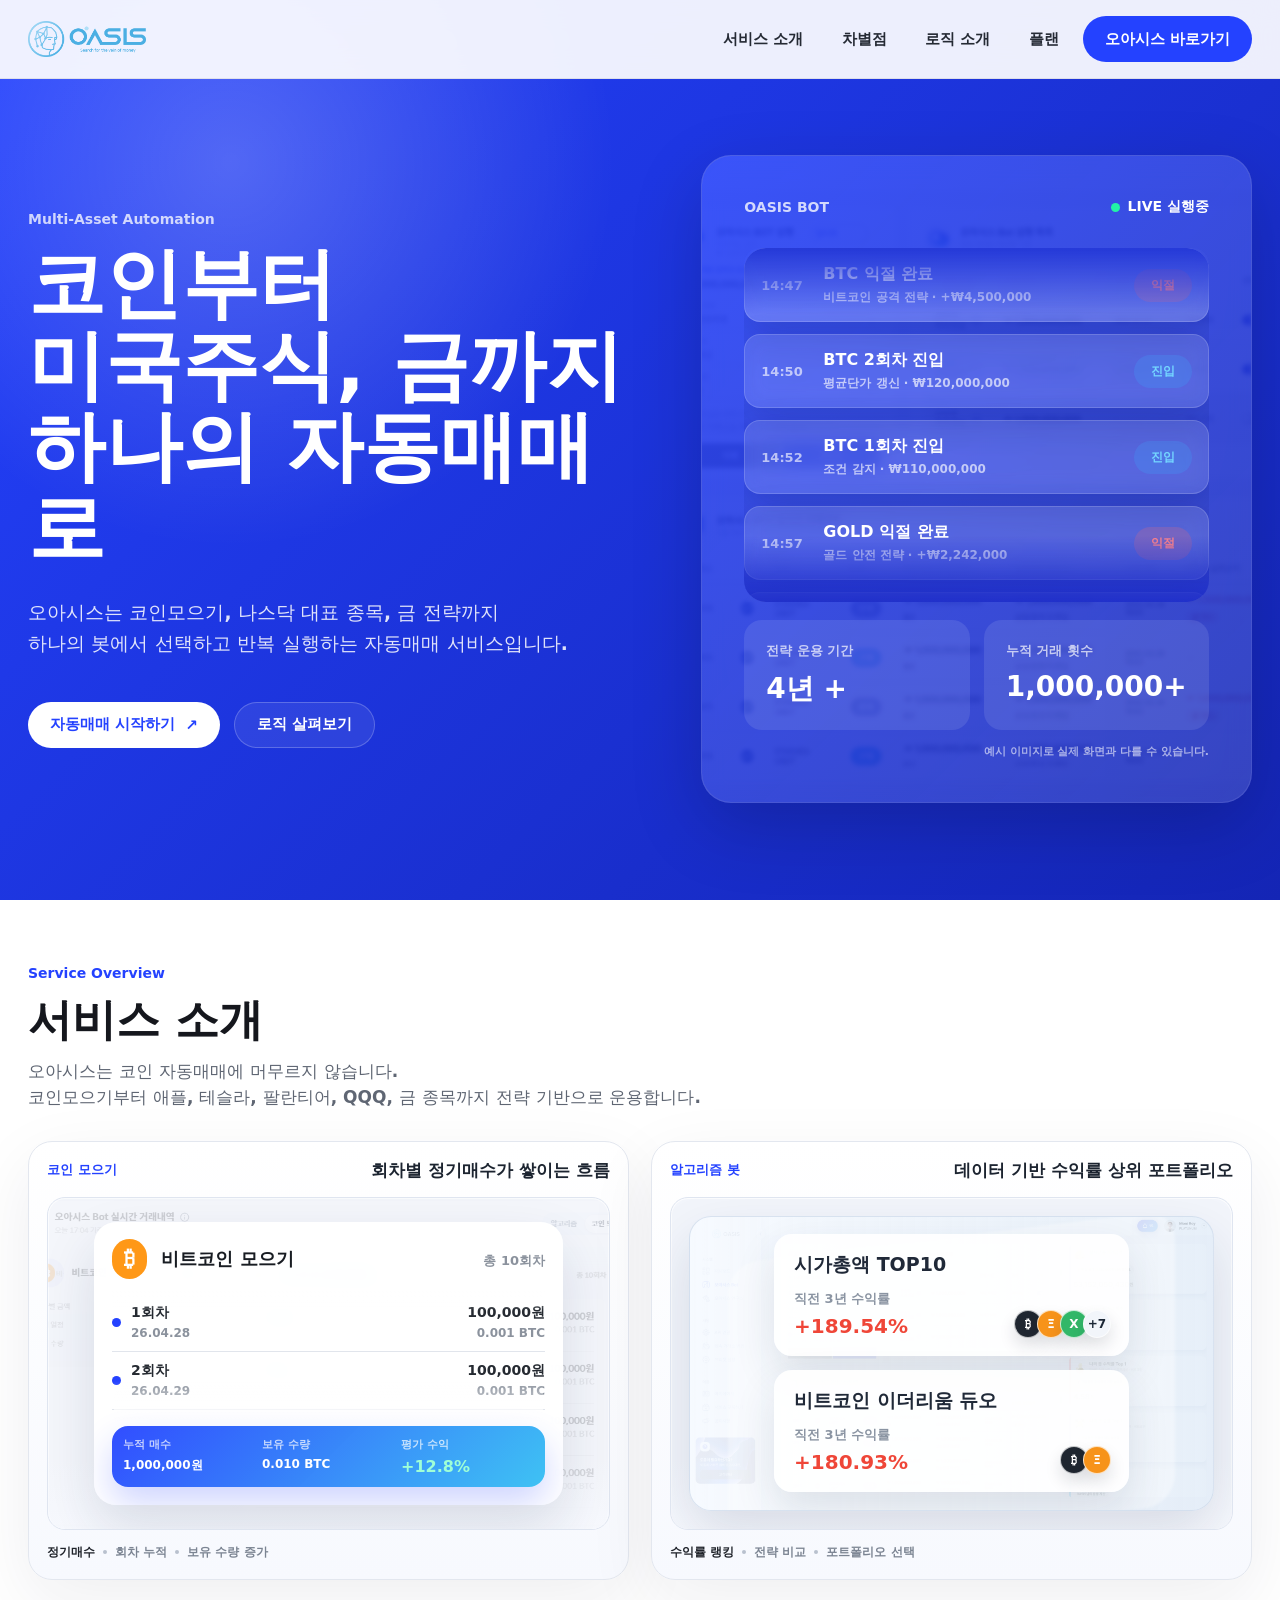
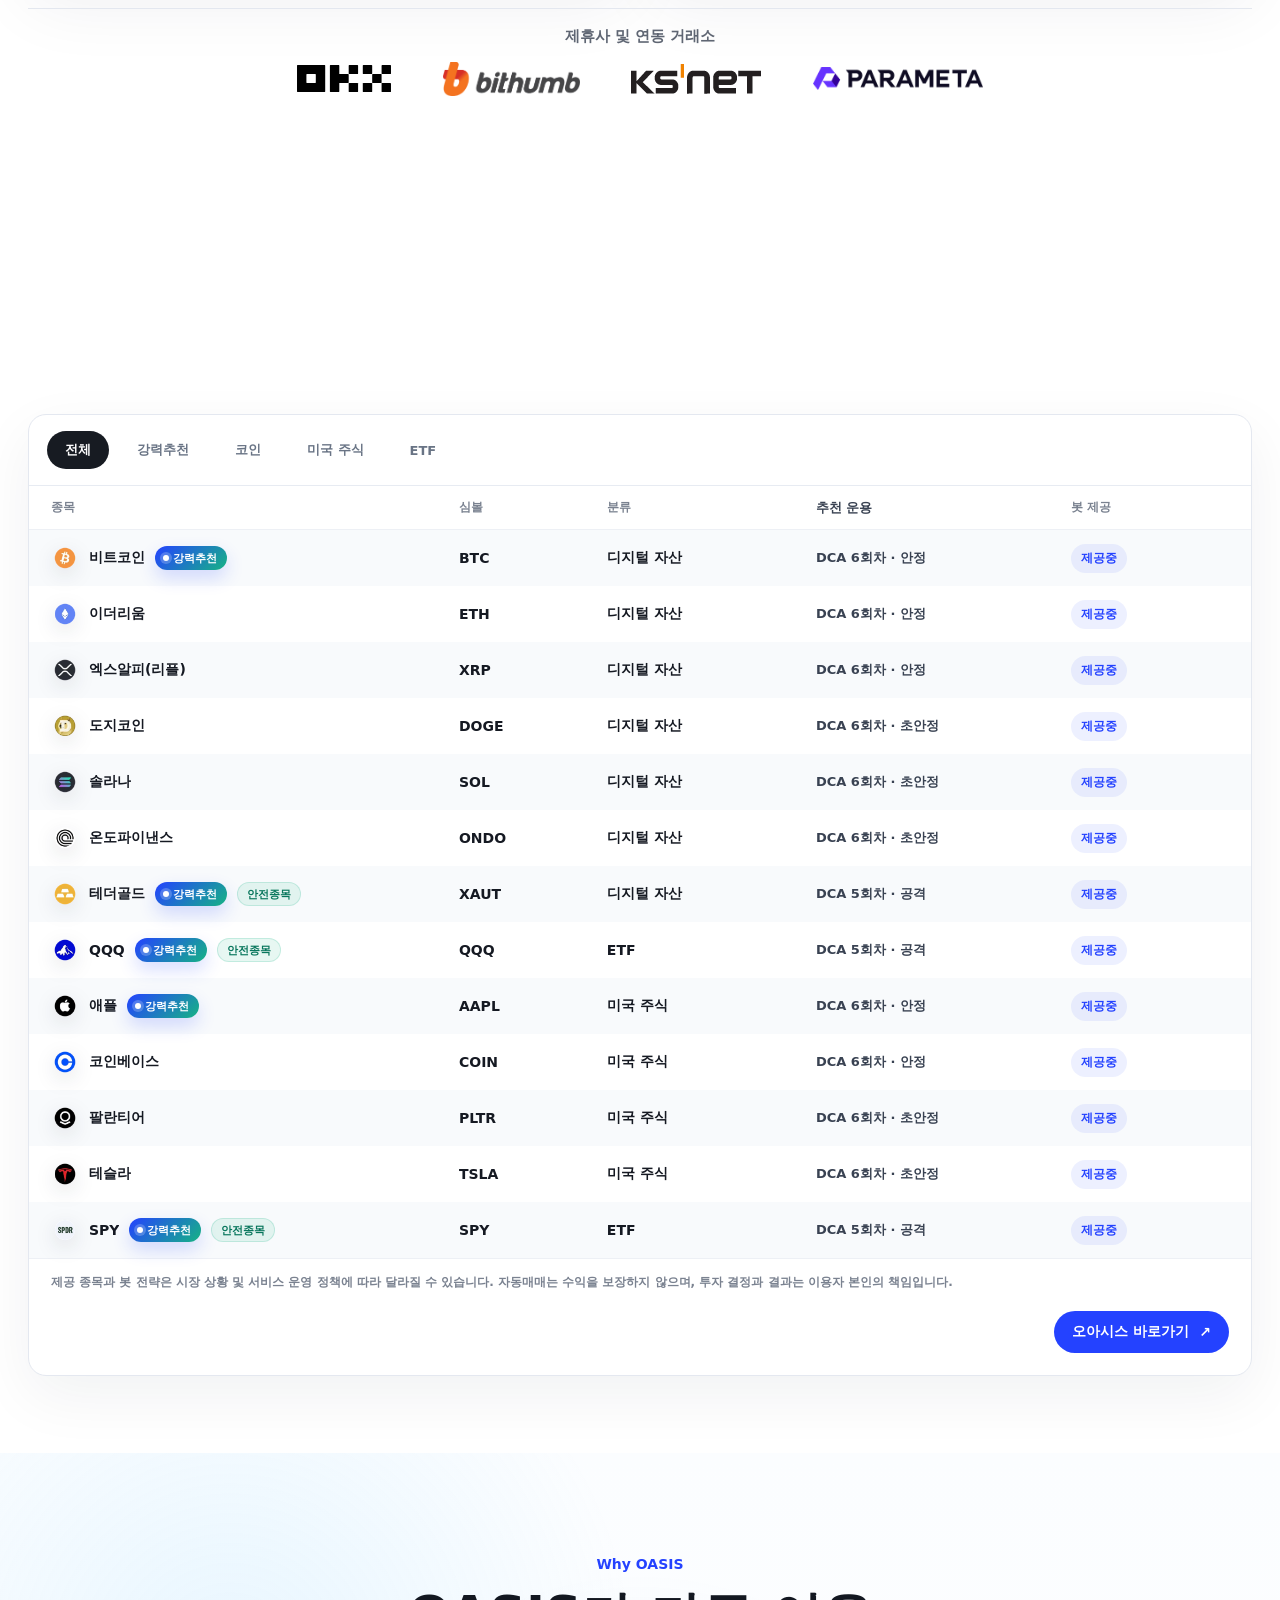
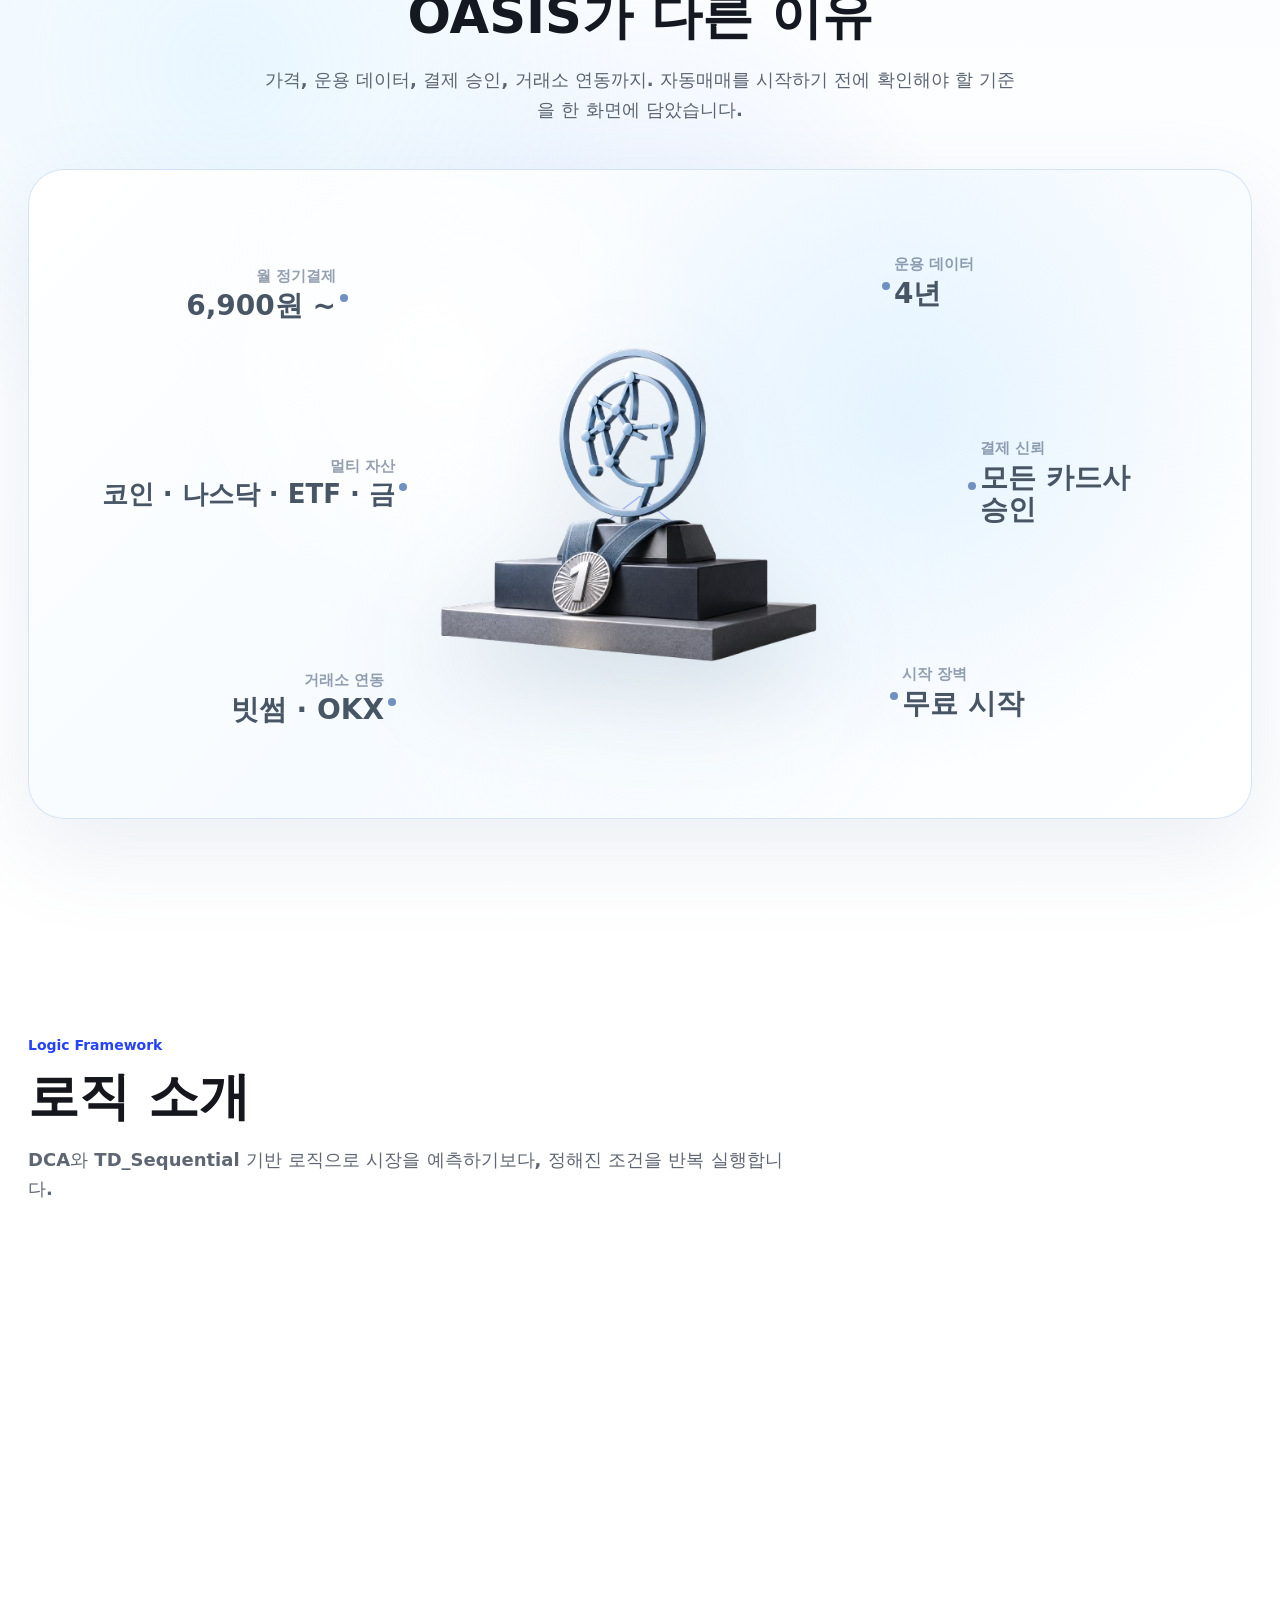
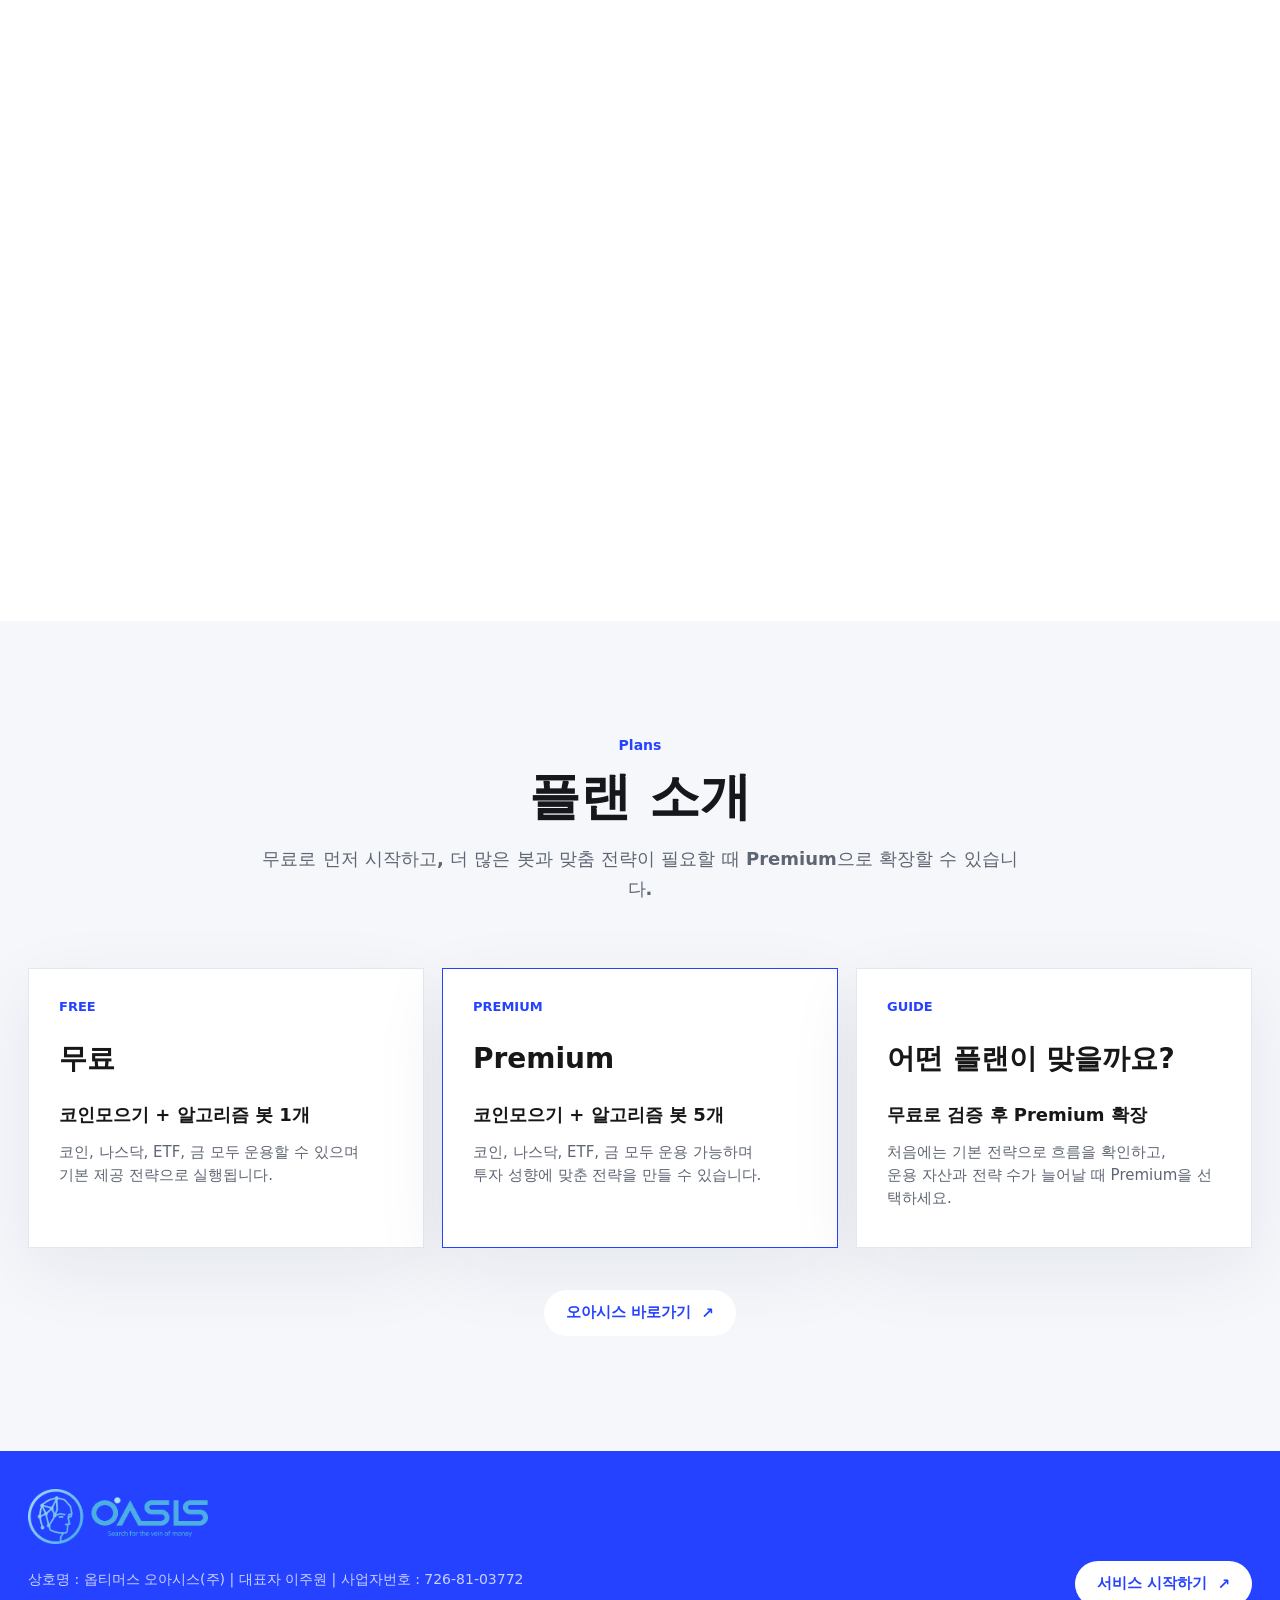
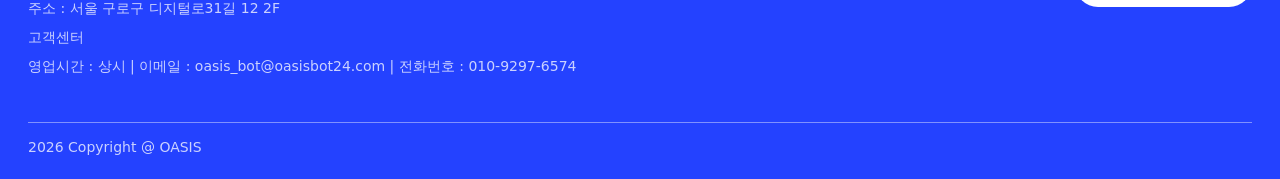
<file: index.html>
﻿<!doctype html>
<html lang="ko">
  <head>
    <base href="/" />
    <meta charset="UTF-8" />
    <meta name="viewport" content="width=device-width, initial-scale=1.0" />
    <meta name="description" content="OASIS는 AI 시장분석 기반 비트코인 자동매매와 나스닥, ETF, 금 자동매매를 제공하는 서비스입니다. AI 자동매매는 오아시스에서." />
    <meta name="robots" content="index, follow" />
    <meta name="naver-site-verification" content="14c3b085bfd2e3eb64504a01d62e5f80c22dac4e" />
    <meta name="theme-color" content="#2442ff" />
    <meta name="application-name" content="OASIS" />
    <meta property="og:type" content="website" />
    <meta property="og:locale" content="ko_KR" />
    <meta property="og:site_name" content="OASIS" />
    <meta property="og:url" content="https://www.oasisbot365.com/" />
    <meta property="og:title" content="OASIS | 코인·나스닥·금 자동매매" />
    <meta property="og:description" content="OASIS는 AI 시장분석 기반 비트코인 자동매매와 나스닥, ETF, 금 자동매매를 제공하는 서비스입니다. AI 자동매매는 오아시스에서." />
    <meta property="og:image" content="https://www.oasisbot365.com/assets/oasis-og-image.png" />
    <meta property="og:image:type" content="image/png" />
    <meta property="og:image:width" content="1200" />
    <meta property="og:image:height" content="630" />
    <meta property="og:image:alt" content="OASIS 코인, 나스닥, ETF, 금 자동매매 서비스 소개 이미지" />
    <meta name="twitter:card" content="summary_large_image" />
    <meta name="twitter:title" content="OASIS | 코인·나스닥·금 자동매매" />
    <meta name="twitter:description" content="OASIS는 AI 시장분석 기반 비트코인 자동매매와 나스닥, ETF, 금 자동매매를 제공하는 서비스입니다. AI 자동매매는 오아시스에서." />
    <meta name="twitter:image" content="https://www.oasisbot365.com/assets/oasis-og-image.png" />
    <meta name="twitter:image:alt" content="OASIS 코인, 나스닥, ETF, 금 자동매매 서비스 소개 이미지" />
    <link rel="canonical" href="https://www.oasisbot365.com/" />
    <title>OASIS | 코인·나스닥·ETF·금 자동매매</title>
    <link rel="icon" type="image/png" href="assets/oasis-favicon.png" />
    <link rel="stylesheet" href="styles.css?v=20260720-market-list" />
    <script type="application/ld+json">
      {
        "@context": "https://schema.org",
        "@type": "WebSite",
        "name": "OASIS",
        "url": "https://www.oasisbot365.com/",
        "description": "OASIS는 AI 시장분석 기반 비트코인 자동매매와 나스닥, ETF, 금 자동매매를 제공하는 서비스입니다. AI 자동매매는 오아시스에서.",
        "inLanguage": "ko-KR"
      }
    </script>
  </head>
  <body>
    <header class="site-header">
      <a class="brand" href="/" aria-label="OASIS 홈">
        <img src="assets/oasis-wordmark.png" alt="OASIS" />
      </a>
      <nav class="nav-links" aria-label="주요 메뉴">
        <a href="/service">서비스 소개</a>
        <a href="/difference">차별점</a>
        <a href="/logic">로직 소개</a>
        <a href="/plans">플랜</a>
      </nav>
      <a class="header-cta" href="/start">오아시스 바로가기</a>
    </header>

    <main>
      <section class="hero" id="hero">
        <div class="hero-inner">
          <div class="hero-copy">
            <p class="section-kicker light">Multi-Asset Automation</p>
            <h1>
              코인부터<br />
              미국주식, 금까지<br />
              하나의 자동매매로
            </h1>
            <p class="hero-description">
              <span class="hero-line">오아시스는 코인모으기,</span>
              <span class="hero-line">나스닥 대표 종목, 금 전략까지</span><br class="hero-desktop-break" />
              <span class="hero-line">하나의 봇에서 선택하고</span>
              <span class="hero-line">반복 실행하는 자동매매 서비스입니다.</span>
            </p>
            <div class="hero-actions">
              <a class="button primary" href="/start">자동매매 시작하기 <span aria-hidden="true">&#8599;</span></a>
              <a class="button ghost" href="/logic">로직 살펴보기</a>
            </div>
          </div>

          <div class="hero-panel" aria-label="오아시스 자동매매 실시간 실행 타임라인">
            <img class="hero-dashboard-bg" src="assets/bot-dashboard-full.png" alt="" aria-hidden="true" />
            <div class="hero-panel-head">
              <span>OASIS BOT</span>
              <strong><i aria-hidden="true"></i>LIVE 실행중</strong>
            </div>

            <div class="execution-feed" aria-label="실시간 거래 실행 내역">
              <div class="execution-feed-track">
                <article class="execution-item take-profit">
                  <time>14:47</time>
                  <div>
                    <strong>BTC 익절 완료</strong>
                    <p>비트코인 공격 전략 · +₩4,500,000</p>
                  </div>
                  <span>익절</span>
                </article>
                <article class="execution-item entry">
                  <time>14:50</time>
                  <div>
                    <strong>BTC 2회차 진입</strong>
                    <p>평균단가 갱신 · ₩120,000,000</p>
                  </div>
                  <span>진입</span>
                </article>
                <article class="execution-item entry">
                  <time>14:52</time>
                  <div>
                    <strong>BTC 1회차 진입</strong>
                    <p>조건 감지 · ₩110,000,000</p>
                  </div>
                  <span>진입</span>
                </article>
                <article class="execution-item take-profit">
                  <time>14:57</time>
                  <div>
                    <strong>GOLD 익절 완료</strong>
                    <p>골드 안전 전략 · +₩2,242,000</p>
                  </div>
                  <span>익절</span>
                </article>
                <article class="execution-item entry">
                  <time>14:59</time>
                  <div>
                    <strong>ETH 1회차 진입</strong>
                    <p>이더리움 공격 전략 · Short</p>
                  </div>
                  <span>진입</span>
                </article>
                <article class="execution-item entry">
                  <time>15:02</time>
                  <div>
                    <strong>TSLA 1회차 진입</strong>
                    <p>미국주식 공격 전략 · ₩80,000,000</p>
                  </div>
                  <span>진입</span>
                </article>
                <article class="execution-item take-profit">
                  <time>15:04</time>
                  <div>
                    <strong>BTC 익절 완료</strong>
                    <p>비트코인 공격 전략 · +3.4%</p>
                  </div>
                  <span>익절</span>
                </article>
                <article class="execution-item take-profit">
                  <time>15:09</time>
                  <div>
                    <strong>PLTR 익절 완료</strong>
                    <p>미국주식 공격 전략 · +5.1%</p>
                  </div>
                  <span>익절</span>
                </article>
                <article class="execution-item take-profit" aria-hidden="true">
                  <time>14:47</time>
                  <div>
                    <strong>BTC 익절 완료</strong>
                    <p>비트코인 공격 전략 · +₩4,500,000</p>
                  </div>
                  <span>익절</span>
                </article>
                <article class="execution-item entry" aria-hidden="true">
                  <time>14:50</time>
                  <div>
                    <strong>BTC 2회차 진입</strong>
                    <p>평균단가 갱신 · ₩120,000,000</p>
                  </div>
                  <span>진입</span>
                </article>
                <article class="execution-item entry" aria-hidden="true">
                  <time>14:52</time>
                  <div>
                    <strong>BTC 1회차 진입</strong>
                    <p>조건 감지 · ₩110,000,000</p>
                  </div>
                  <span>진입</span>
                </article>
                <article class="execution-item take-profit" aria-hidden="true">
                  <time>14:57</time>
                  <div>
                    <strong>GOLD 익절 완료</strong>
                    <p>골드 안전 전략 · +₩2,242,000</p>
                  </div>
                  <span>익절</span>
                </article>
                <article class="execution-item entry" aria-hidden="true">
                  <time>14:59</time>
                  <div>
                    <strong>ETH 1회차 진입</strong>
                    <p>이더리움 공격 전략 · Short</p>
                  </div>
                  <span>진입</span>
                </article>
                <article class="execution-item entry" aria-hidden="true">
                  <time>15:02</time>
                  <div>
                    <strong>TSLA 1회차 진입</strong>
                    <p>미국주식 공격 전략 · ₩80,000,000</p>
                  </div>
                  <span>진입</span>
                </article>
                <article class="execution-item take-profit" aria-hidden="true">
                  <time>15:04</time>
                  <div>
                    <strong>BTC 익절 완료</strong>
                    <p>비트코인 공격 전략 · +3.4%</p>
                  </div>
                  <span>익절</span>
                </article>
                <article class="execution-item take-profit" aria-hidden="true">
                  <time>15:09</time>
                  <div>
                    <strong>PLTR 익절 완료</strong>
                    <p>미국주식 공격 전략 · +5.1%</p>
                  </div>
                  <span>익절</span>
                </article>
              </div>
            </div>

            <div class="hero-stat-grid">
              <article>
                <p>전략 운용 기간</p>
                <strong>4년 +</strong>
              </article>
              <article>
                <p>누적 거래 횟수</p>
                <strong>1,000,000+</strong>
              </article>
            </div>
            <p class="hero-panel-note">예시 이미지로 실제 화면과 다를 수 있습니다.</p>
          </div>
        </div>
      </section>

      <section class="service" id="service">
        <div class="section-head">
          <p class="section-kicker">Service Overview</p>
          <h2>서비스 소개</h2>
          <p>
            오아시스는 코인 자동매매에 머무르지 않습니다.<br />
            코인모으기부터 애플, 테슬라, 팔란티어, QQQ, 금 종목까지 전략 기반으로 운용합니다.
          </p>
        </div>

        <div class="service-bot-showcase" aria-label="코인 모으기와 알고리즘 봇 운용 화면 예시">
          <article class="bot-cinema coin-cinema">
            <div class="bot-cinema-head">
              <span>코인 모으기</span>
              <strong>회차별 정기매수가 쌓이는 흐름</strong>
            </div>
            <div class="coin-flow" aria-hidden="true">
              <img class="coin-history-bg" src="assets/service-coin-collect-1.png" alt="" />
              <div class="coin-history-card">
                <div class="coin-history-head">
                  <span>₿</span>
                  <div>
                    <strong>비트코인 모으기</strong>
                    <p>총 10회차</p>
                  </div>
                </div>
                <div class="coin-round-viewport">
                  <div class="coin-round-list">
                    <div class="coin-round">
                      <i></i>
                      <div>
                        <strong>1회차</strong>
                        <time>26.04.28</time>
                      </div>
                      <p><b>100,000원</b><span>0.001 BTC</span></p>
                    </div>
                    <div class="coin-round">
                      <i></i>
                      <div>
                        <strong>2회차</strong>
                        <time>26.04.29</time>
                      </div>
                      <p><b>100,000원</b><span>0.001 BTC</span></p>
                    </div>
                    <div class="coin-round">
                      <i></i>
                      <div>
                        <strong>3회차</strong>
                        <time>26.04.30</time>
                      </div>
                      <p><b>100,000원</b><span>0.001 BTC</span></p>
                    </div>
                    <div class="coin-round">
                      <i></i>
                      <div>
                        <strong>4회차</strong>
                        <time>26.05.01</time>
                      </div>
                      <p><b>100,000원</b><span>0.001 BTC</span></p>
                    </div>
                    <div class="coin-round">
                      <i></i>
                      <div>
                        <strong>5회차</strong>
                        <time>26.05.02</time>
                      </div>
                      <p><b>100,000원</b><span>0.001 BTC</span></p>
                    </div>
                    <div class="coin-round">
                      <i></i>
                      <div>
                        <strong>6회차</strong>
                        <time>26.05.03</time>
                      </div>
                      <p><b>100,000원</b><span>0.001 BTC</span></p>
                    </div>
                    <div class="coin-round">
                      <i></i>
                      <div>
                        <strong>7회차</strong>
                        <time>26.05.04</time>
                      </div>
                      <p><b>100,000원</b><span>0.001 BTC</span></p>
                    </div>
                    <div class="coin-round">
                      <i></i>
                      <div>
                        <strong>8회차</strong>
                        <time>26.05.05</time>
                      </div>
                      <p><b>100,000원</b><span>0.001 BTC</span></p>
                    </div>
                    <div class="coin-round">
                      <i></i>
                      <div>
                        <strong>9회차</strong>
                        <time>26.05.06</time>
                      </div>
                      <p><b>100,000원</b><span>0.001 BTC</span></p>
                    </div>
                    <div class="coin-round">
                      <i></i>
                      <div>
                        <strong>10회차</strong>
                        <time>26.05.07</time>
                      </div>
                      <p><b>100,000원</b><span>0.001 BTC</span></p>
                    </div>
                    <div class="coin-round" aria-hidden="true">
                      <i></i>
                      <div>
                        <strong>1회차</strong>
                        <time>26.04.28</time>
                      </div>
                      <p><b>100,000원</b><span>0.001 BTC</span></p>
                    </div>
                    <div class="coin-round" aria-hidden="true">
                      <i></i>
                      <div>
                        <strong>2회차</strong>
                        <time>26.04.29</time>
                      </div>
                      <p><b>100,000원</b><span>0.001 BTC</span></p>
                    </div>
                    <div class="coin-round" aria-hidden="true">
                      <i></i>
                      <div>
                        <strong>3회차</strong>
                        <time>26.04.30</time>
                      </div>
                      <p><b>100,000원</b><span>0.001 BTC</span></p>
                    </div>
                    <div class="coin-round" aria-hidden="true">
                      <i></i>
                      <div>
                        <strong>4회차</strong>
                        <time>26.05.01</time>
                      </div>
                      <p><b>100,000원</b><span>0.001 BTC</span></p>
                    </div>
                  </div>
                </div>
                <div class="coin-gain-summary">
                  <div>
                    <span>누적 매수</span>
                    <strong>1,000,000원</strong>
                  </div>
                  <div>
                    <span>보유 수량</span>
                    <strong>0.010 BTC</strong>
                  </div>
                  <div class="gain">
                    <span>평가 수익</span>
                    <strong>+12.8%</strong>
                  </div>
                </div>
              </div>
            </div>
            <div class="bot-caption">
              <b>정기매수</b>
              <span>회차 누적</span>
              <span>보유 수량 증가</span>
            </div>
          </article>

          <article class="bot-cinema algo-cinema">
            <div class="bot-cinema-head">
              <span>알고리즘 봇</span>
              <strong>데이터 기반 수익률 상위 포트폴리오</strong>
            </div>
            <div class="algo-flow" aria-hidden="true">
              <div class="algo-portfolio-stage">
                <div class="portfolio-rank-list">
                  <article class="portfolio-rank-card">
                    <strong>시가총액 TOP10</strong>
                    <span>직전 3년 수익률</span>
                    <b>+189.54%</b>
                    <div class="portfolio-assets">
                      <i>₿</i>
                      <i>Ξ</i>
                      <i>X</i>
                      <em>+7</em>
                    </div>
                  </article>
                  <article class="portfolio-rank-card">
                    <strong>비트코인 이더리움 듀오</strong>
                    <span>직전 3년 수익률</span>
                    <b>+180.93%</b>
                    <div class="portfolio-assets">
                      <i>₿</i>
                      <i>Ξ</i>
                    </div>
                  </article>
                </div>
              </div>
            </div>
            <div class="bot-caption">
              <b>수익률 랭킹</b>
              <span>전략 비교</span>
              <span>포트폴리오 선택</span>
            </div>
          </article>
        </div>

        <div class="partners" aria-label="제휴사 및 연동 거래소">
          <p>제휴사 및 연동 거래소</p>
          <div class="partner-logos">
            <img class="partner-logo okx" src="assets/partners/okx.svg" alt="OKX" />
            <img class="partner-logo bithumb" src="assets/partners/bithumb.png" alt="bithumb" />
            <img class="partner-logo ksnet" src="assets/partners/ksnet.png" alt="KSNET" />
            <img class="partner-logo parameta" src="assets/partners/parameta.png" alt="PARAMETA" />
          </div>
        </div>
      </section>

      <section class="market-list" id="returns">
        <div class="section-head">
          <p class="section-kicker">Market Coverage</p>
          <h2>오아시스 제공 종목</h2>
          <p>코인부터 미국 주식과 ETF까지, 자동매매 봇으로 운용 가능한 주요 종목을 제공합니다.</p>
        </div>

        <div class="market-panel" aria-label="오아시스 제공 종목">
          <div class="market-tabs" aria-label="종목 분류">
            <button class="is-active" type="button" data-market-filter="all">전체</button>
            <button type="button" data-market-filter="recommended">강력추천</button>
            <button type="button" data-market-filter="coin">코인</button>
            <button type="button" data-market-filter="stock">미국 주식</button>
            <button type="button" data-market-filter="etf">ETF</button>
          </div>

          <div class="market-table" role="table" aria-label="오아시스 제공 종목 목록">
            <div class="market-row market-head" role="row">
              <span>종목</span>
              <span>심볼</span>
              <span>분류</span>
              <span>추천 운용</span>
              <span>봇 제공</span>
            </div>
            <div class="market-row asset-btc" role="row" data-market="coin">
              <span><i class="market-icon" aria-hidden="true"></i><b>비트코인</b><em class="recommend-chip">강력추천</em></span>
              <span>BTC</span>
              <span>디지털 자산</span>
              <span>DCA 6회차 · 안정</span>
              <strong>제공중</strong>
            </div>
            <div class="market-row asset-eth" role="row" data-market="coin">
              <span><i class="market-icon" aria-hidden="true"></i><b>이더리움</b></span>
              <span>ETH</span>
              <span>디지털 자산</span>
              <span>DCA 6회차 · 안정</span>
              <strong>제공중</strong>
            </div>
            <div class="market-row asset-xrp" role="row" data-market="coin">
              <span><i class="market-icon" aria-hidden="true"></i><b>엑스알피(리플)</b></span>
              <span>XRP</span>
              <span>디지털 자산</span>
              <span>DCA 6회차 · 안정</span>
              <strong>제공중</strong>
            </div>
            <div class="market-row asset-doge" role="row" data-market="coin">
              <span><i class="market-icon" aria-hidden="true"></i><b>도지코인</b></span>
              <span>DOGE</span>
              <span>디지털 자산</span>
              <span>DCA 6회차 · 초안정</span>
              <strong>제공중</strong>
            </div>
            <div class="market-row asset-sol" role="row" data-market="coin">
              <span><i class="market-icon" aria-hidden="true"></i><b>솔라나</b></span>
              <span>SOL</span>
              <span>디지털 자산</span>
              <span>DCA 6회차 · 초안정</span>
              <strong>제공중</strong>
            </div>
            <div class="market-row asset-ondo" role="row" data-market="coin">
              <span><i class="market-icon" aria-hidden="true"></i><b>온도파이낸스</b></span>
              <span>ONDO</span>
              <span>디지털 자산</span>
              <span>DCA 6회차 · 초안정</span>
              <strong>제공중</strong>
            </div>
            <div class="market-row asset-xaut" role="row" data-market="coin">
              <span><i class="market-icon" aria-hidden="true"></i><b>테더골드</b><em class="recommend-chip">강력추천</em><em class="safe-chip">안전종목</em></span>
              <span>XAUT</span>
              <span>디지털 자산</span>
              <span>DCA 5회차 · 공격</span>
              <strong>제공중</strong>
            </div>
            <div class="market-row asset-qqq" role="row" data-market="etf">
              <span><i class="market-icon" aria-hidden="true"></i><b>QQQ</b><em class="recommend-chip">강력추천</em><em class="safe-chip">안전종목</em></span>
              <span>QQQ</span>
              <span>ETF</span>
              <span>DCA 5회차 · 공격</span>
              <strong>제공중</strong>
            </div>
            <div class="market-row asset-aapl" role="row" data-market="stock">
              <span><i class="market-icon" aria-hidden="true"></i><b>애플</b><em class="recommend-chip">강력추천</em></span>
              <span>AAPL</span>
              <span>미국 주식</span>
              <span>DCA 6회차 · 안정</span>
              <strong>제공중</strong>
            </div>
            <div class="market-row asset-coin" role="row" data-market="stock">
              <span><i class="market-icon" aria-hidden="true"></i><b>코인베이스</b></span>
              <span>COIN</span>
              <span>미국 주식</span>
              <span>DCA 6회차 · 안정</span>
              <strong>제공중</strong>
            </div>
            <div class="market-row asset-pltr" role="row" data-market="stock">
              <span><i class="market-icon" aria-hidden="true"></i><b>팔란티어</b></span>
              <span>PLTR</span>
              <span>미국 주식</span>
              <span>DCA 6회차 · 초안정</span>
              <strong>제공중</strong>
            </div>
            <div class="market-row asset-tsla" role="row" data-market="stock">
              <span><i class="market-icon" aria-hidden="true"></i><b>테슬라</b></span>
              <span>TSLA</span>
              <span>미국 주식</span>
              <span>DCA 6회차 · 초안정</span>
              <strong>제공중</strong>
            </div>
            <div class="market-row asset-spy" role="row" data-market="etf">
              <span><i class="market-icon" aria-hidden="true"></i><b>SPY</b><em class="recommend-chip">강력추천</em><em class="safe-chip">안전종목</em></span>
              <span>SPY</span>
              <span>ETF</span>
              <span>DCA 5회차 · 공격</span>
              <strong>제공중</strong>
            </div>
          </div>
          <p class="market-disclaimer">
            제공 종목과 봇 전략은 시장 상황 및 서비스 운영 정책에 따라 달라질 수 있습니다. 자동매매는 수익을 보장하지 않으며, 투자 결정과 결과는 이용자 본인의 책임입니다.
          </p>
          <div class="market-cta">
            <a class="button" href="/start">오아시스 바로가기 <span aria-hidden="true">&#8599;</span></a>
          </div>
        </div>
      </section>

      <section class="difference" id="difference">
        <div class="difference-graph">
          <div class="difference-graph-copy">
            <p class="section-kicker">Why OASIS</p>
            <h2>OASIS가 다른 이유</h2>
            <p>
              가격, 운용 데이터, 결제 승인, 거래소 연동까지.
              자동매매를 시작하기 전에 확인해야 할 기준을 한 화면에 담았습니다.
            </p>
          </div>

          <div class="trust-graph" aria-label="오아시스 차별점 그래프">
            <svg class="trust-lines" viewBox="0 0 900 560" aria-hidden="true">
              <path class="trust-line line-one" d="M450 282 L232 126 L128 286 L226 452 Z" />
              <path class="trust-line line-two" d="M450 282 L684 110 L772 290 L662 452 Z" />
              <path class="trust-line line-three" d="M450 282 L232 126 M450 282 L684 110 M450 282 L128 286 M450 282 L772 290 M450 282 L226 452 M450 282 L662 452" />
            </svg>

            <div class="trust-center">
              <img src="assets/medal-logo-cutout.png" alt="오아시스 검증된 자동매매를 상징하는 메달 오브젝트" />
            </div>

            <article class="trust-node node-price">
              <span>월 정기결제</span>
              <strong>6,900원 ~</strong>
            </article>
            <article class="trust-node node-years">
              <span>운용 데이터</span>
              <strong>4년</strong>
            </article>
            <article class="trust-node node-assets">
              <span>멀티 자산</span>
              <strong>코인 · 나스닥 · ETF · 금</strong>
            </article>
            <article class="trust-node node-card">
              <span>결제 신뢰</span>
              <strong>모든 카드사 승인</strong>
            </article>
            <article class="trust-node node-exchange">
              <span>거래소 연동</span>
              <strong>빗썸 · OKX</strong>
            </article>
            <article class="trust-node node-free">
              <span>시작 장벽</span>
              <strong>무료 시작</strong>
            </article>
          </div>
        </div>
      </section>

      <section class="logic" id="logic">
        <div class="section-head">
          <p class="section-kicker">Logic Framework</p>
          <h2>로직 소개</h2>
          <p>DCA와 TD_Sequential 기반 로직으로 시장을 예측하기보다, 정해진 조건을 반복 실행합니다.</p>
        </div>

        <div class="logic-video">
          <video src="assets/oasis-dca-martin.mp4" autoplay muted loop playsinline preload="metadata"></video>
        </div>

        <div class="logic-grid">
          <article>
            <span>DCA</span>
            <h3>분할 매수 기반 누적 전략</h3>
            <p>가격 변동 구간에서 조건에 따라 분할 진입하고<br />평균 단가를 조정해 포지션 부담을 낮춥니다.</p>
          </article>
          <article>
            <span>TD_Sequential</span>
            <h3>시장 과열과 전환 신호 추적</h3>
            <p>추세의 피로도와 전환 가능성을 조건화해,<br />실행 판단을 자동화합니다.</p>
          </article>
        </div>
      </section>

      <section class="plans" id="plans">
        <div class="section-head centered">
          <p class="section-kicker">Plans</p>
          <h2>플랜 소개</h2>
          <p>무료로 먼저 시작하고, 더 많은 봇과 맞춤 전략이 필요할 때 Premium으로 확장할 수 있습니다.</p>
        </div>
        <div class="plan-grid">
          <article>
            <p>FREE</p>
            <h3>무료</h3>
            <span>코인모으기 + 알고리즘 봇 1개</span>
            <small>코인, 나스닥, ETF, 금 모두 운용할 수 있으며<br />기본 제공 전략으로 실행됩니다.</small>
          </article>
          <article class="featured">
            <p>PREMIUM</p>
            <h3>Premium</h3>
            <span>코인모으기 + 알고리즘 봇 5개</span>
            <small>코인, 나스닥, ETF, 금 모두 운용 가능하며<br />투자 성향에 맞춘 전략을 만들 수 있습니다.</small>
          </article>
          <article>
            <p>GUIDE</p>
            <h3>어떤 플랜이 맞을까요?</h3>
            <span>무료로 검증 후 Premium 확장</span>
            <small>처음에는 기본 전략으로 흐름을 확인하고,<br />운용 자산과 전략 수가 늘어날 때 Premium을 선택하세요.</small>
          </article>
        </div>
        <div class="plans-cta">
          <a class="button primary" href="/start">오아시스 바로가기 <span aria-hidden="true">&#8599;</span></a>
        </div>
      </section>

      <footer class="site-footer" id="footer">
        <div>
          <a class="brand footer-brand" href="/">
            <img src="assets/oasis-logo-transparent.png" alt="OASIS" />
          </a>
          <div class="footer-company">
            <p>상호명 : 옵티머스 오아시스(주) | 대표자 이주원 | 사업자번호 : 726-81-03772</p>
            <p>주소 : 서울 구로구 디지털로31길 12 2F</p>
            <p>고객센터</p>
            <p>영업시간 : 상시 | 이메일 : oasis_bot@oasisbot24.com | 전화번호 : 010-9297-6574</p>
          </div>
        </div>
        <a class="footer-cta" href="/start">서비스 시작하기 <span aria-hidden="true">&#8599;</span></a>
        <p class="copyright">2026 Copyright @ OASIS</p>
      </footer>
    </main>

    <script src="script.js?v=20260720-market-filters"></script>
  </body>
</html>
</file>
<file: styles.css>
:root {
  --blue: #2442ff;
  --blue-deep: #1425b5;
  --ink: #111111;
  --muted: #5f6673;
  --line: #e3e7ef;
  --soft: #f5f7fb;
  --white: #ffffff;
  --max: 1280px;
}

@font-face {
  font-family: "Pretendard";
  src: url("https://framerusercontent.com/assets/LBApvJ2KYroDiPrwqhnN29mW5Q.woff2");
  font-weight: 100 1000;
}

* {
  box-sizing: border-box;
}

html {
  scroll-behavior: smooth;
}

body {
  margin: 0;
  background: var(--white);
  color: var(--ink);
  font-family: "Pretendard", Inter, system-ui, -apple-system, BlinkMacSystemFont, "Segoe UI", sans-serif;
  letter-spacing: 0;
  overflow-x: hidden;
}

main {
  overflow: hidden;
}

img,
video {
  display: block;
  max-width: 100%;
}

a {
  color: inherit;
  text-decoration: none;
}

h1,
h2,
h3,
p {
  margin: 0;
}

.site-header {
  position: fixed;
  inset: 0 0 auto;
  z-index: 50;
  display: flex;
  align-items: center;
  justify-content: space-between;
  gap: 24px;
  padding: 16px max(28px, calc((100vw - var(--max)) / 2));
  background: rgba(255, 255, 255, 0.92);
  border-bottom: 1px solid rgba(17, 17, 17, 0.08);
  backdrop-filter: blur(14px);
}

.brand {
  display: inline-flex;
  align-items: center;
  flex: 0 0 auto;
}

.brand img {
  width: 118px;
  height: auto;
  object-fit: contain;
}

.nav-links {
  display: flex;
  align-items: center;
  gap: clamp(16px, 3vw, 42px);
  margin-left: auto;
  color: #252a34;
  font-size: 15px;
  font-weight: 650;
}

.nav-links a {
  transition: color 180ms ease;
}

.nav-links a:hover {
  color: var(--blue);
}

.header-cta,
.button,
.multi-asset-link,
.footer-cta {
  display: inline-flex;
  align-items: center;
  justify-content: center;
  gap: 10px;
  min-height: 46px;
  padding: 0 22px;
  border-radius: 999px;
  background: var(--blue);
  color: var(--white);
  font-size: 15px;
  font-weight: 800;
  white-space: nowrap;
  transition: transform 180ms ease, box-shadow 180ms ease, background 180ms ease;
}

.header-cta:hover,
.button:hover,
.multi-asset-link:hover,
.footer-cta:hover {
  transform: translateY(-2px);
  box-shadow: 0 16px 32px rgba(36, 66, 255, 0.24);
}

.button.primary {
  background: var(--white);
  color: var(--blue);
}

.button.ghost {
  border: 1px solid rgba(255, 255, 255, 0.22);
  background: rgba(255, 255, 255, 0.08);
  color: var(--white);
}

.section-kicker {
  margin-bottom: 14px;
  color: var(--blue);
  font-size: 14px;
  font-weight: 700;
  line-height: 1.35;
}

.section-kicker.light {
  color: rgba(255, 255, 255, 0.76);
}

.hero {
  min-height: 100vh;
  padding: 130px max(28px, calc((100vw - var(--max)) / 2)) 72px;
  display: flex;
  align-items: center;
  background:
    radial-gradient(circle at 18% 18%, rgba(255, 255, 255, 0.22), transparent 30%),
    linear-gradient(135deg, var(--blue) 0%, var(--blue-deep) 100%);
  color: var(--white);
}

.hero-inner {
  display: grid;
  grid-template-columns: minmax(0, 1.04fr) minmax(360px, 0.96fr);
  gap: clamp(44px, 6vw, 88px);
  align-items: center;
  width: 100%;
  max-width: var(--max);
  margin: 0 auto;
}

.hero h1 {
  font-size: clamp(50px, 6vw, 84px);
  line-height: 1.06;
  font-weight: 760;
  letter-spacing: 0;
}

.hero-copy > p:not(.section-kicker) {
  max-width: 640px;
  margin-top: 28px;
  color: rgba(255, 255, 255, 0.86);
  font-size: clamp(17px, 1.45vw, 21px);
  font-weight: 560;
  line-height: 1.7;
}

.hero-line {
  display: inline;
}

.hero-copy,
.hero-panel,
.bot-cinema {
  min-width: 0;
}

.hero-actions {
  display: flex;
  flex-wrap: wrap;
  gap: 14px;
  margin-top: 42px;
}

.hero-panel {
  position: relative;
  overflow: hidden;
  padding: clamp(28px, 4vw, 42px);
  border: 1px solid rgba(255, 255, 255, 0.14);
  border-radius: 30px;
  background: rgba(255, 255, 255, 0.08);
  box-shadow: 0 24px 70px rgba(0, 0, 0, 0.18);
  backdrop-filter: blur(12px);
}

.hero-dashboard-bg {
  position: absolute;
  inset: 0;
  width: 100%;
  height: 100%;
  max-width: none;
  object-fit: cover;
  object-position: 38% 42%;
  opacity: 0.34;
  filter: blur(2.5px) saturate(0.78) contrast(0.96);
  transform: scale(1.03);
}

.hero-panel::after {
  content: "";
  position: absolute;
  inset: 0;
  background: linear-gradient(135deg, rgba(36, 66, 255, 0.72), rgba(20, 37, 181, 0.62));
}

.hero-panel-head {
  position: relative;
  z-index: 1;
  display: flex;
  align-items: center;
  justify-content: space-between;
  gap: 18px;
  color: rgba(255, 255, 255, 0.78);
  font-size: 14px;
  font-weight: 700;
}

.hero-panel-head strong {
  display: inline-flex;
  align-items: center;
  gap: 8px;
  color: var(--white);
}

.hero-panel-head i {
  width: 9px;
  height: 9px;
  border-radius: 999px;
  background: #22f2a6;
  box-shadow: 0 0 0 0 rgba(34, 242, 166, 0.55);
  animation: livePulse 1.6s ease-out infinite;
}

.execution-feed {
  position: relative;
  z-index: 1;
  height: 354px;
  margin: 32px 0 18px;
  overflow: hidden;
  border-radius: 22px;
}

.execution-feed::before,
.execution-feed::after {
  content: "";
  position: absolute;
  right: 0;
  left: 0;
  z-index: 2;
  height: 66px;
  pointer-events: none;
}

.execution-feed::before {
  top: 0;
  background: linear-gradient(180deg, rgba(34, 55, 215, 0.96), rgba(34, 55, 215, 0));
}

.execution-feed::after {
  bottom: 0;
  background: linear-gradient(0deg, rgba(31, 47, 202, 0.96), rgba(31, 47, 202, 0));
}

.execution-feed-track {
  display: grid;
  gap: 12px;
  min-width: 0;
  animation: feedRoll 16s linear infinite;
}

.execution-item {
  display: grid;
  grid-template-columns: 48px minmax(0, 1fr) auto;
  align-items: center;
  gap: 14px;
  min-width: 0;
  min-height: 74px;
  padding: 15px 16px;
  border: 1px solid rgba(255, 255, 255, 0.16);
  border-radius: 16px;
  background: rgba(255, 255, 255, 0.13);
  color: var(--white);
  box-shadow: 0 18px 42px rgba(6, 14, 86, 0.18);
  backdrop-filter: blur(10px);
}

.execution-item:nth-child(1),
.execution-item:nth-child(7),
.execution-item:nth-child(9),
.execution-item:nth-child(15) {
  background: rgba(255, 255, 255, 0.2);
  animation: itemFlash 2.4s ease-in-out infinite;
}

.execution-item time {
  color: rgba(255, 255, 255, 0.64);
  font-size: 13px;
  font-weight: 760;
}

.execution-item strong {
  display: block;
  overflow: hidden;
  color: var(--white);
  font-size: 16px;
  font-weight: 850;
  line-height: 1.25;
  text-overflow: ellipsis;
  white-space: nowrap;
}

.execution-item p {
  overflow: hidden;
  margin-top: 5px;
  color: rgba(255, 255, 255, 0.66);
  font-size: 12px;
  font-weight: 650;
  line-height: 1.35;
  text-overflow: ellipsis;
  white-space: nowrap;
}

.execution-item > span {
  justify-self: end;
  min-width: 58px;
  padding: 8px 10px;
  border-radius: 999px;
  text-align: center;
  font-size: 12px;
  font-weight: 850;
  white-space: nowrap;
}

.execution-item.take-profit > span {
  background: rgba(255, 108, 113, 0.2);
  color: #ff858a;
}

.execution-item.entry > span {
  background: rgba(62, 176, 255, 0.2);
  color: #74d7ff;
}

.hero-stat-grid {
  position: relative;
  z-index: 1;
  display: grid;
  grid-template-columns: repeat(2, 1fr);
  gap: 14px;
}

.hero-stat-grid article {
  padding: 22px;
  border-radius: 18px;
  background: rgba(255, 255, 255, 0.1);
}

.hero-stat-grid p {
  color: rgba(255, 255, 255, 0.7);
  font-size: 13px;
  font-weight: 650;
}

.hero-stat-grid strong {
  display: block;
  margin-top: 10px;
  color: var(--white);
  font-size: 28px;
  font-weight: 850;
}

.hero-panel-note {
  position: relative;
  z-index: 1;
  margin-top: 14px;
  color: rgba(255, 255, 255, 0.58);
  font-size: 11px;
  font-weight: 600;
  line-height: 1.45;
  text-align: right;
}

@keyframes livePulse {
  0% {
    box-shadow: 0 0 0 0 rgba(34, 242, 166, 0.55);
  }

  70% {
    box-shadow: 0 0 0 10px rgba(34, 242, 166, 0);
  }

  100% {
    box-shadow: 0 0 0 0 rgba(34, 242, 166, 0);
  }
}

@keyframes feedRoll {
  0%,
  9% {
    transform: translateY(0);
  }

  100% {
    transform: translateY(-688px);
  }
}

@keyframes itemFlash {
  0%,
  100% {
    transform: scale(1);
    box-shadow: 0 18px 42px rgba(6, 14, 86, 0.18);
  }

  45% {
    transform: scale(1.018);
    box-shadow: 0 20px 46px rgba(255, 255, 255, 0.16);
  }
}

.service,
.logic,
.plans {
  padding: clamp(90px, 9vw, 130px) max(28px, calc((100vw - var(--max)) / 2));
}

.service {
  min-height: 100vh;
  padding-top: clamp(54px, 5vw, 72px);
  padding-bottom: clamp(28px, 3vw, 38px);
  scroll-margin-top: 74px;
}

.market-list {
  position: relative;
  padding: clamp(54px, 5vw, 72px) max(28px, calc((100vw - var(--max)) / 2)) clamp(64px, 6vw, 84px);
  overflow: hidden;
  background: #ffffff;
}

.market-list .section-head {
  max-width: 940px;
  margin-bottom: clamp(20px, 2.5vw, 30px);
}

.market-list .section-head h2 {
  color: #131821;
  font-size: clamp(34px, 3.4vw, 48px);
  font-weight: 760;
}

.market-list .section-head > p:not(.section-kicker) {
  margin-top: 14px;
  font-size: 17px;
  line-height: 1.55;
}

.market-panel {
  max-width: var(--max);
  margin: 0 auto;
  overflow: hidden;
  border: 1px solid #e4e8f0;
  border-radius: 18px;
  background: #ffffff;
  box-shadow: 0 20px 60px rgba(23, 34, 58, 0.06);
}

.market-tabs {
  display: flex;
  align-items: center;
  gap: 10px;
  padding: 16px 18px;
  border-bottom: 1px solid #e7ebf2;
  overflow-x: auto;
}

.market-tabs button {
  flex: 0 0 auto;
  padding: 10px 18px;
  border: 0;
  border-radius: 999px;
  background: transparent;
  color: #697485;
  font: inherit;
  font-size: 13px;
  font-weight: 800;
  cursor: pointer;
  transition: background 180ms ease, color 180ms ease, box-shadow 180ms ease;
}

.market-tabs button:hover {
  background: #f2f5fb;
  color: #171b22;
}

.market-tabs button:focus-visible {
  outline: 3px solid rgba(36, 66, 255, 0.22);
  outline-offset: 2px;
}

.market-tabs button.is-active {
  background: #171b22;
  color: #ffffff;
}

.market-table {
  min-width: 920px;
}

.market-row {
  display: grid;
  grid-template-columns: minmax(230px, 1.6fr) 0.58fr 0.82fr 1fr 0.62fr;
  align-items: center;
  min-height: 56px;
  padding: 0 22px;
  color: #151922;
  font-size: 14px;
  font-weight: 700;
}

.market-row[hidden] {
  display: none;
}

.market-row:nth-child(even):not(.market-head) {
  background: #f8fafc;
}

.market-head {
  min-height: 44px;
  border-bottom: 1px solid #edf0f5;
  color: #7a8290;
  font-size: 12px;
  font-weight: 850;
}

.market-row > span:first-child {
  display: inline-flex;
  align-items: center;
  gap: 10px;
  min-width: 0;
}

.market-row b {
  overflow: hidden;
  text-overflow: ellipsis;
  white-space: nowrap;
}

.recommend-chip {
  position: relative;
  display: inline-flex;
  align-items: center;
  gap: 4px;
  flex: 0 0 auto;
  min-height: 24px;
  padding: 0 10px 0 8px;
  border-radius: 999px;
  background: linear-gradient(135deg, #2442ff 0%, #16b384 100%);
  color: #ffffff;
  font-size: 11px;
  font-style: normal;
  font-weight: 900;
  line-height: 1;
  box-shadow: 0 8px 18px rgba(36, 66, 255, 0.18);
}

.recommend-chip::before {
  content: "";
  width: 6px;
  height: 6px;
  border-radius: 999px;
  background: #ffffff;
  box-shadow: 0 0 0 3px rgba(255, 255, 255, 0.22);
}

.safe-chip {
  display: inline-flex;
  align-items: center;
  flex: 0 0 auto;
  min-height: 24px;
  padding: 0 10px;
  border-radius: 999px;
  background: rgba(22, 179, 132, 0.1);
  color: #08765c;
  font-size: 11px;
  font-style: normal;
  font-weight: 900;
  line-height: 1;
  box-shadow: inset 0 0 0 1px rgba(22, 179, 132, 0.18);
}

.market-icon {
  flex: 0 0 auto;
  width: 28px;
  height: 28px;
  border-radius: 999px;
  background-image: url("assets/asset-market-sprite.png?v=20260720-user-icons-4");
  background-repeat: no-repeat;
  background-size: 1300% 100%;
  filter: drop-shadow(0 6px 10px rgba(17, 24, 39, 0.12));
}

.market-row strong {
  justify-self: start;
  padding: 6px 10px;
  border-radius: 999px;
  background: rgba(36, 66, 255, 0.08);
  color: var(--blue);
  font-size: 12px;
  font-weight: 900;
}

.market-row > span:nth-child(4) {
  color: #394252;
  font-size: 13px;
  font-weight: 850;
  white-space: nowrap;
}

.asset-btc .market-icon {
  background-position: 0% 50%;
}

.asset-eth .market-icon {
  background-position: 8.3333% 50%;
}

.asset-xrp .market-icon {
  background-position: 16.6667% 50%;
}

.asset-doge .market-icon {
  background-position: 25% 50%;
}

.asset-sol .market-icon {
  background-position: 33.3333% 50%;
}

.asset-ondo .market-icon {
  background-position: 41.6667% 50%;
}

.asset-xaut .market-icon {
  background-position: 100% 50%;
}

.asset-qqq .market-icon {
  background-position: 50% 50%;
}

.asset-aapl .market-icon {
  background-position: 58.3333% 50%;
}

.asset-coin .market-icon {
  background-position: 66.6667% 50%;
}

.asset-pltr .market-icon {
  background-position: 75% 50%;
}

.asset-tsla .market-icon {
  background-position: 83.3333% 50%;
}

.asset-spy .market-icon {
  background-position: 91.6667% 50%;
}

.market-disclaimer {
  padding: 14px 22px 18px;
  border-top: 1px solid #edf0f5;
  color: #7a8290;
  font-size: 12px;
  font-weight: 650;
  line-height: 1.65;
  word-break: keep-all;
}

.market-cta {
  display: flex;
  justify-content: flex-end;
  padding: 0 22px 22px;
}

.market-cta .button {
  min-height: 42px;
  padding: 0 18px;
  font-size: 14px;
}

.section-head {
  max-width: 760px;
  margin-bottom: clamp(42px, 5vw, 68px);
}

.service .section-head {
  max-width: 940px;
  margin-bottom: clamp(20px, 2.5vw, 30px);
}

.service .section-head h2 {
  font-size: clamp(34px, 3.4vw, 48px);
}

.service .section-head > p:not(.section-kicker) {
  margin-top: 14px;
  font-size: 17px;
  line-height: 1.55;
}

.section-head.centered {
  margin-left: auto;
  margin-right: auto;
  text-align: center;
}

.section-head h2 {
  color: #15171d;
  font-size: clamp(38px, 4vw, 62px);
  line-height: 1.08;
  font-weight: 720;
}

.section-head > p:not(.section-kicker) {
  margin-top: 20px;
  color: var(--muted);
  font-size: 18px;
  font-weight: 560;
  line-height: 1.65;
}

.service-bot-showcase {
  display: grid;
  grid-template-columns: repeat(2, minmax(0, 1fr));
  gap: 22px;
  max-width: var(--max);
  margin: 0 auto;
}

.bot-cinema,
.logic-grid article,
.plan-grid article {
  border: 1px solid var(--line);
  background: var(--white);
  box-shadow: 0 22px 70px rgba(23, 34, 58, 0.07);
}

.bot-cinema {
  position: relative;
  overflow: hidden;
  min-width: 0;
  padding: 18px;
  border-radius: 24px;
  background: linear-gradient(180deg, #ffffff 0%, #f7f9fe 100%);
}

.bot-cinema-head {
  display: flex;
  align-items: center;
  justify-content: space-between;
  gap: 14px;
  margin-bottom: 16px;
}

.bot-cinema-head span {
  color: var(--blue);
  font-size: 13px;
  font-weight: 850;
}

.bot-cinema-head strong {
  color: #1c2430;
  font-size: 17px;
  line-height: 1.25;
  font-weight: 760;
  text-align: right;
}

.coin-flow,
.algo-flow {
  position: relative;
  overflow: hidden;
  height: clamp(285px, 26vw, 340px);
  border: 1px solid #dfe5f0;
  border-radius: 18px;
  background: #f2f5fb;
  box-shadow: inset 0 0 0 1px rgba(255, 255, 255, 0.72);
}

.coin-flow::after,
.algo-flow::after {
  content: "";
  position: absolute;
  inset: auto 0 0;
  z-index: 5;
  height: 72px;
  background: linear-gradient(0deg, rgba(247, 249, 254, 0.96), rgba(247, 249, 254, 0));
  pointer-events: none;
}

.coin-history-bg {
  position: absolute;
  inset: 0;
  width: 100%;
  height: 100%;
  max-width: none;
  object-fit: cover;
  object-position: 52% top;
  opacity: 0.18;
  filter: saturate(0.92);
}

.coin-history-card {
  position: absolute;
  inset: 24px 46px 24px;
  z-index: 6;
  overflow: hidden;
  padding: 16px 18px 18px;
  border-radius: 22px;
  background: rgba(255, 255, 255, 0.94);
  box-shadow: 0 24px 54px rgba(24, 38, 76, 0.13);
  backdrop-filter: blur(10px);
}

.coin-history-card::after {
  content: "";
  position: absolute;
  right: 20px;
  bottom: 82px;
  left: 20px;
  z-index: 4;
  height: 42px;
  background: linear-gradient(0deg, rgba(255, 255, 255, 0.96), rgba(255, 255, 255, 0));
  pointer-events: none;
}

.coin-history-head {
  display: flex;
  align-items: center;
  justify-content: space-between;
  gap: 14px;
  min-height: 42px;
  margin-bottom: 10px;
}

.coin-history-head > span {
  display: grid;
  place-items: center;
  width: 40px;
  height: 40px;
  border-radius: 999px;
  background: #ff9817;
  color: var(--white);
  font-size: 22px;
  font-weight: 900;
}

.coin-history-head div {
  display: flex;
  align-items: baseline;
  justify-content: space-between;
  gap: 16px;
  width: 100%;
}

.coin-history-head strong {
  color: #181c22;
  font-size: 18px;
  font-weight: 850;
}

.coin-history-head p {
  color: #8b929d;
  font-size: 13px;
  font-weight: 850;
  white-space: nowrap;
}

.coin-round-viewport {
  position: relative;
  z-index: 2;
  overflow: hidden;
  height: calc(100% - 124px);
  padding-top: 4px;
}

.coin-round-viewport::before {
  content: "";
  position: absolute;
  inset: 0 0 auto;
  z-index: 3;
  height: 20px;
  background: linear-gradient(180deg, rgba(255, 255, 255, 0.98), rgba(255, 255, 255, 0));
  pointer-events: none;
}

.coin-round-list {
  display: grid;
  gap: 0;
  animation: roundStack 9s linear infinite;
}

.coin-round {
  display: grid;
  grid-template-columns: 10px minmax(66px, 1fr) minmax(86px, auto);
  align-items: center;
  gap: 9px;
  min-height: 58px;
  border-bottom: 1px solid #e1e5ec;
  animation: none;
}

.coin-round:nth-child(2) {
  animation-delay: 0.18s;
}

.coin-round:nth-child(3) {
  animation-delay: 0.36s;
}

.coin-round:nth-child(4) {
  animation-delay: 0.54s;
}

.coin-round i {
  width: 9px;
  height: 9px;
  border-radius: 999px;
  background: var(--blue);
  box-shadow: 0 0 0 0 rgba(36, 66, 255, 0.36);
  animation: dotPulse 1.8s ease-out infinite;
}

.coin-round strong {
  display: block;
  color: #252a31;
  font-size: 14px;
  font-weight: 850;
}

.coin-round time,
.coin-round span {
  display: block;
  margin-top: 4px;
  color: #8b929d;
  font-size: 12px;
  font-weight: 720;
}

.coin-round p {
  color: #262a30;
  text-align: right;
}

.coin-round b {
  display: block;
  color: #252a31;
  font-size: 14px;
  font-weight: 850;
}

.coin-gain-summary {
  position: absolute;
  right: 18px;
  bottom: 18px;
  left: 18px;
  z-index: 6;
  display: grid;
  grid-template-columns: repeat(3, minmax(0, 1fr));
  gap: 6px;
  padding: 11px;
  border-radius: 16px;
  background: linear-gradient(135deg, rgba(36, 66, 255, 0.94), rgba(31, 184, 242, 0.86));
  box-shadow: 0 16px 34px rgba(36, 66, 255, 0.22);
  color: var(--white);
}

.coin-gain-summary span {
  display: block;
  color: rgba(255, 255, 255, 0.72);
  font-size: 11px;
  font-weight: 780;
}

.coin-gain-summary strong {
  display: block;
  margin-top: 5px;
  font-size: 12px;
  font-weight: 900;
  white-space: nowrap;
}

.coin-gain-summary .gain strong {
  color: #9fffd6;
  font-size: 16px;
}

.algo-portfolio-stage {
  position: absolute;
  inset: 18px;
  z-index: 6;
  display: flex;
  align-items: center;
  justify-content: center;
  padding: 28px;
  overflow: hidden;
  border: 1px solid rgba(205, 218, 235, 0.72);
  border-radius: 22px;
  background:
    linear-gradient(90deg, rgba(246, 250, 255, 0.95), rgba(224, 235, 247, 0.78)),
    url("assets/service-algo-bot.png");
  background-size: cover;
  background-position: center;
  box-shadow: 0 24px 54px rgba(24, 38, 76, 0.13);
}

.algo-portfolio-stage::before {
  content: "";
  position: absolute;
  inset: 20px 38px -22px;
  border-radius: 30px;
  background: rgba(255, 255, 255, 0.34);
  filter: blur(1px);
  transform: skewY(-7deg);
}

.portfolio-copy {
  position: relative;
  z-index: 1;
  padding-left: clamp(10px, 2vw, 28px);
}

.portfolio-copy span {
  display: block;
  color: #1c2531;
  font-size: 14px;
  font-weight: 850;
}

.portfolio-copy strong {
  display: block;
  margin-top: 18px;
  color: #111821;
  font-size: clamp(28px, 3vw, 42px);
  line-height: 1.12;
  font-weight: 900;
}

.portfolio-rank-list {
  position: relative;
  z-index: 1;
  display: grid;
  gap: 14px;
  width: min(360px, 76%);
}

.portfolio-rank-card {
  position: relative;
  min-height: 92px;
  padding: 18px 20px;
  border-radius: 18px;
  background: rgba(255, 255, 255, 0.94);
  box-shadow: 0 18px 42px rgba(34, 48, 76, 0.12);
  animation: portfolioFloat 6s ease-in-out infinite;
}

.portfolio-rank-card:nth-child(2) {
  animation-delay: 0.35s;
}

.portfolio-rank-card strong {
  display: block;
  color: #202938;
  font-size: 19px;
  font-weight: 900;
}

.portfolio-rank-card span {
  display: block;
  margin-top: 12px;
  color: #8a94a2;
  font-size: 13px;
  font-weight: 780;
}

.portfolio-rank-card b {
  display: block;
  margin-top: 6px;
  color: #ef4638;
  font-size: 20px;
  font-weight: 900;
}

.portfolio-assets {
  position: absolute;
  right: 18px;
  bottom: 18px;
  display: flex;
  align-items: center;
}

.portfolio-assets i,
.portfolio-assets em {
  display: grid;
  place-items: center;
  width: 28px;
  height: 28px;
  margin-left: -5px;
  border: 1px solid rgba(255, 255, 255, 0.72);
  border-radius: 999px;
  background: #1f2630;
  color: var(--white);
  font-size: 12px;
  font-style: normal;
  font-weight: 900;
  box-shadow: 0 8px 16px rgba(20, 30, 50, 0.13);
}

.portfolio-assets i:nth-child(2) {
  background: #f7931a;
}

.portfolio-assets i:nth-child(3) {
  background: #32b768;
}

.portfolio-assets em {
  background: #f2f5fa;
  color: #1b2635;
}

.bot-caption {
  display: flex;
  align-items: center;
  gap: 8px;
  margin-top: 14px;
  color: #7b8492;
  font-size: 12px;
  font-weight: 740;
  white-space: nowrap;
}

.bot-caption b {
  color: #20242b;
}

.bot-caption span {
  display: inline-flex;
  align-items: center;
  gap: 8px;
}

.bot-caption span::before {
  content: "";
  width: 4px;
  height: 4px;
  border-radius: 999px;
  background: #b9c1ce;
}

.partners {
  max-width: var(--max);
  margin: clamp(18px, 2.4vw, 28px) auto 0;
  padding-top: 18px;
  border-top: 1px solid var(--line);
}

.partners > p {
  color: var(--muted);
  font-size: 15px;
  font-weight: 700;
  text-align: center;
}

.partner-logos {
  display: flex;
  flex-wrap: wrap;
  align-items: center;
  justify-content: center;
  gap: clamp(26px, 4vw, 60px);
  margin-top: 16px;
}

.partner-logo {
  max-width: 170px;
  max-height: 34px;
  object-fit: contain;
}

.partner-logo.okx {
  max-width: 94px;
}

@keyframes roundStack {
  0% {
    transform: translateY(0);
  }

  100% {
    transform: translateY(-580px);
  }
}

@keyframes historyHeadFade {
  0%,
  20% {
    opacity: 1;
    transform: translateY(0);
  }

  34%,
  100% {
    opacity: 0;
    transform: translateY(-16px);
  }
}

@keyframes gainSummaryRise {
  0%,
  52% {
    opacity: 0;
    transform: translateY(18px);
  }

  68%,
  100% {
    opacity: 1;
    transform: translateY(0);
  }
}

@keyframes roundGlow {
  0%,
  100% {
    opacity: 0.82;
    transform: translateX(0);
  }

  18% {
    opacity: 1;
    transform: translateX(5px);
  }
}

@keyframes dotPulse {
  0% {
    box-shadow: 0 0 0 0 rgba(36, 66, 255, 0.36);
  }

  100% {
    box-shadow: 0 0 0 8px rgba(36, 66, 255, 0);
  }
}

@keyframes portfolioFloat {
  0%,
  100% {
    transform: translateY(0);
  }

  50% {
    transform: translateY(-7px);
  }
}

@keyframes graphLineDraw {
  0%,
  12% {
    stroke-dashoffset: 900;
    opacity: 0.28;
  }

  48%,
  100% {
    stroke-dashoffset: 0;
    opacity: 1;
  }
}

@keyframes centerFloat {
  0%,
  100% {
    transform: translateY(0) scale(1);
  }

  50% {
    transform: translateY(-10px) scale(1.015);
  }
}

@keyframes nodePulse {
  0%,
  100% {
    transform: scale(1);
    opacity: 0.76;
  }

  18% {
    transform: scale(1.08);
    opacity: 1;
  }
}

@keyframes graphDotPulse {
  0% {
    box-shadow: 0 0 0 0 rgba(86, 133, 220, 0.28);
  }

  100% {
    box-shadow: 0 0 0 10px rgba(86, 133, 220, 0);
  }
}

.difference {
  padding: clamp(86px, 8vw, 118px) max(28px, calc((100vw - var(--max)) / 2));
  background:
    radial-gradient(circle at 50% 42%, rgba(92, 151, 255, 0.13), transparent 37%),
    radial-gradient(circle at 18% 20%, rgba(132, 210, 255, 0.16), transparent 30%),
    linear-gradient(180deg, #fbfdff 0%, #ffffff 100%);
  color: var(--ink);
}

.difference-graph {
  max-width: var(--max);
  margin: 0 auto;
}

.difference-graph-copy {
  max-width: 760px;
  margin: 0 auto 44px;
  text-align: center;
}

.difference-graph-copy h2 {
  color: #131821;
  font-size: clamp(38px, 4vw, 58px);
  line-height: 1.08;
  font-weight: 880;
}

.difference-graph-copy > p:not(.section-kicker) {
  margin-top: 22px;
  color: #5b6472;
  font-size: 18px;
  font-weight: 580;
  line-height: 1.65;
}

.trust-graph {
  position: relative;
  min-height: 650px;
  overflow: hidden;
  border: 1px solid rgba(208, 226, 248, 0.9);
  border-radius: 36px;
  background:
    radial-gradient(circle at 34% 30%, rgba(255, 255, 255, 0.98), transparent 29%),
    radial-gradient(circle at 72% 38%, rgba(221, 240, 255, 0.72), transparent 36%),
    radial-gradient(circle at 50% 74%, rgba(245, 251, 255, 0.95), transparent 38%),
    linear-gradient(135deg, #ffffff 0%, #f6fbff 48%, #ffffff 100%);
  box-shadow: 0 32px 92px rgba(91, 123, 164, 0.12);
}

.trust-lines {
  position: absolute;
  inset: 0;
  width: 100%;
  height: 100%;
}

.trust-line {
  fill: none;
  stroke: rgba(36, 66, 255, 0.36);
  stroke-width: 1.2;
  stroke-dasharray: 900;
  stroke-dashoffset: 900;
  animation: graphLineDraw 7s ease-in-out infinite;
}

.line-two {
  animation-delay: 0.55s;
}

.line-three {
  stroke: rgba(84, 128, 188, 0.2);
  stroke-width: 1;
  animation-delay: 1.05s;
}

.trust-center {
  position: absolute;
  top: 50%;
  left: 50%;
  z-index: 3;
  display: grid;
  place-items: center;
  width: 420px;
  transform: translate(-50%, -50%);
  text-align: center;
}

.trust-center img {
  width: 100%;
  filter: drop-shadow(0 34px 48px rgba(56, 82, 119, 0.18)) brightness(1.05) saturate(0.96);
  animation: centerFloat 6s ease-in-out infinite;
}

.trust-node {
  position: absolute;
  z-index: 4;
  width: 185px;
  padding: 0;
  border: 0;
  background: transparent;
  box-shadow: none;
  animation: nodePulse 7s ease-in-out infinite;
}

.trust-node::after {
  content: "";
  position: absolute;
  top: 50%;
  width: 8px;
  height: 8px;
  border-radius: 999px;
  background: #6f91bf;
  box-shadow: 0 0 0 0 rgba(36, 66, 255, 0.34);
  animation: graphDotPulse 2.2s ease-out infinite;
}

.trust-node:nth-of-type(odd)::after {
  right: -12px;
}

.trust-node:nth-of-type(even)::after {
  left: -12px;
}

.trust-node span {
  color: rgba(73, 92, 119, 0.58);
  font-size: 15px;
  font-weight: 700;
}

.trust-node strong {
  display: block;
  margin-top: 4px;
  color: #485565;
  font-size: 28px;
  line-height: 1.15;
  font-weight: 900;
}

.node-price {
  top: 96px;
  left: 122px;
  text-align: right;
}

.node-years {
  top: 84px;
  right: 172px;
  text-align: left;
  animation-delay: 0.75s;
}

.node-assets {
  top: 286px;
  left: 36px;
  width: 330px;
  text-align: right;
  animation-delay: 1.5s;
}

.node-assets strong {
  white-space: nowrap;
  font-size: 26px;
}

.node-card {
  top: 268px;
  right: 86px;
  text-align: left;
  animation-delay: 2.25s;
}

.node-exchange {
  bottom: 92px;
  left: 170px;
  text-align: right;
  animation-delay: 3s;
}

.node-free {
  right: 164px;
  bottom: 98px;
  text-align: left;
  animation-delay: 3.75s;
}

.logic-video {
  max-width: 960px;
  margin: 0 auto clamp(42px, 5vw, 70px);
  overflow: hidden;
  background: #f7f8fb;
}

.logic-video video {
  width: 100%;
  aspect-ratio: 16 / 9;
  object-fit: cover;
}

.logic-grid {
  display: grid;
  grid-template-columns: repeat(2, minmax(0, 1fr));
  gap: 18px;
  max-width: 960px;
  margin: 0 auto;
}

.logic-grid article {
  padding: clamp(28px, 4vw, 42px);
}

.logic-grid span {
  color: var(--blue);
  font-size: 15px;
  font-weight: 850;
}

.logic-grid h3 {
  margin-top: 26px;
  color: #15171d;
  font-size: clamp(25px, 2.4vw, 34px);
  line-height: 1.16;
  font-weight: 680;
}

.logic-grid p {
  margin-top: 16px;
  color: var(--muted);
  font-size: 16px;
  font-weight: 560;
  line-height: 1.6;
}

.plans {
  background: var(--soft);
}

.plan-grid {
  display: grid;
  grid-template-columns: repeat(3, minmax(0, 1fr));
  gap: 18px;
  max-width: var(--max);
  margin: 0 auto;
}

.plan-grid article {
  min-height: 280px;
  padding: 30px;
}

.plan-grid .featured {
  border-color: var(--blue);
}

.plan-grid p {
  color: var(--blue);
  font-size: 13px;
  font-weight: 850;
}

.plan-grid h3 {
  margin-top: 28px;
  color: #171717;
  font-size: 28px;
  line-height: 1.18;
  font-weight: 700;
}

.plan-grid span {
  display: block;
  margin-top: 28px;
  color: #171717;
  font-size: 18px;
  font-weight: 700;
}

.plan-grid small {
  display: block;
  margin-top: 14px;
  color: var(--muted);
  font-size: 15px;
  line-height: 1.55;
}

.plans-cta {
  display: flex;
  justify-content: center;
  margin-top: 42px;
}

.site-footer {
  display: grid;
  grid-template-columns: 1fr auto;
  gap: 26px 36px;
  align-items: center;
  padding: 38px max(28px, calc((100vw - var(--max)) / 2)) 24px;
  background: var(--blue);
  color: var(--white);
}

.site-footer .brand {
  display: inline-flex;
  width: 180px;
  padding: 0;
  background: transparent;
}

.site-footer .brand img {
  width: 100%;
}

.site-footer p {
  margin-top: 18px;
  color: rgba(255, 255, 255, 0.76);
  font-size: 14px;
}

.footer-company {
  margin-top: 20px;
  max-width: 760px;
}

.footer-company p {
  margin: 6px 0 0;
  line-height: 1.65;
  word-break: keep-all;
}

.footer-cta {
  background: var(--white);
  color: var(--blue);
}

.copyright {
  grid-column: 1 / -1;
  padding-top: 16px;
  border-top: 1px solid rgba(255, 255, 255, 0.42);
}

.reveal {
  opacity: 0;
  transform: translateY(28px);
  transition: opacity 600ms ease, transform 600ms ease;
}

.reveal.is-visible {
  opacity: 1;
  transform: translateY(0);
}

@media (max-width: 980px) {
  .nav-links {
    display: none;
  }

  .hero-inner,
  .service-bot-showcase,
  .logic-grid,
  .site-footer {
    grid-template-columns: 1fr;
  }

  .hero-inner {
    min-width: 0;
  }

  .hero {
    min-height: auto;
  }

  .service {
    min-height: auto;
  }

  .trust-graph {
    min-height: 760px;
  }

  .trust-center {
    width: 260px;
  }

  .trust-node {
    width: 178px;
  }

  .node-price {
    top: 52px;
    left: 44px;
  }

  .node-years {
    top: 50px;
    right: 44px;
  }

  .node-assets {
    top: 286px;
    left: 24px;
    width: min(260px, calc(50vw - 36px));
  }

  .node-assets strong {
    font-size: clamp(17px, 3.5vw, 22px);
  }

  .node-card {
    top: 286px;
    right: 24px;
  }

  .node-exchange {
    bottom: 60px;
    left: 58px;
  }

  .node-free {
    right: 58px;
    bottom: 60px;
  }
}

@media (max-width: 620px) {
  .site-header {
    padding: 12px 18px;
    justify-content: flex-start;
    gap: 12px;
  }

  .header-cta {
    display: none;
  }

  .brand span {
    display: none;
  }

  .brand img {
    width: 104px;
  }

  .hero {
    padding: 112px 18px 56px;
  }

  .service {
    padding-right: 18px;
    padding-left: 18px;
  }

  .market-list {
    padding-right: 18px;
    padding-left: 18px;
  }

  .market-list .section-head {
    text-align: left;
  }

  .market-panel {
    overflow-x: hidden;
  }

  .market-tabs {
    padding: 14px;
  }

  .market-table {
    min-width: 0;
  }

  .market-head {
    display: none;
  }

  .market-row {
    grid-template-columns: minmax(0, 1fr) auto;
    gap: 8px 12px;
    min-height: auto;
    padding: 14px 16px;
    border-bottom: 1px solid #edf0f5;
  }

  .market-row:last-child {
    border-bottom: 0;
  }

  .market-row > span:first-child {
    grid-column: 1 / -1;
  }

  .market-row > span:nth-child(2),
  .market-row > span:nth-child(3) {
    color: #697485;
    font-size: 12px;
    font-weight: 850;
  }

  .market-row > span:nth-child(4) {
    grid-column: 1 / -1;
    width: fit-content;
    padding: 6px 10px;
    border-radius: 999px;
    background: #f2f5fb;
    font-size: 12px;
  }

  .market-row strong {
    grid-column: 2;
    grid-row: 2 / 4;
    align-self: start;
    justify-self: end;
  }

  .hero h1 {
    font-size: 44px;
  }

  .hero-description {
    max-width: 100%;
    font-size: 16px;
    line-height: 1.78;
    word-break: keep-all;
    overflow-wrap: normal;
  }

  .hero-line {
    display: block;
  }

  .hero-desktop-break {
    display: none;
  }

  .hero-panel,
  .logic-grid article,
  .plan-grid article {
    padding: 22px;
  }

  .bot-cinema {
    padding: 16px;
    border-radius: 20px;
  }

  .hero-panel {
    width: 100%;
    max-width: calc(100vw - 36px);
  }

  .hero-panel-head {
    flex-direction: column;
    align-items: flex-start;
    min-width: 0;
    font-size: 13px;
  }

  .hero-panel-head > span {
    min-width: 0;
  }

  .hero-panel-head strong {
    flex: none;
    font-size: 12px;
    white-space: nowrap;
  }

  .hero-stat-grid,
  .plan-grid {
    grid-template-columns: 1fr;
  }

  .difference {
    padding-right: 18px;
    padding-left: 18px;
  }

  .difference-graph-copy {
    margin-bottom: 28px;
    text-align: left;
  }

  .trust-graph {
    min-height: auto;
    padding: 24px 18px;
  }

  .trust-lines {
    display: none;
  }

  .trust-center,
  .trust-node {
    position: relative;
    inset: auto;
    width: 100%;
    transform: none;
  }

  .trust-center {
    margin-bottom: 16px;
  }

  .trust-center img {
    width: min(260px, 80%);
    margin: 0 auto;
  }

  .trust-node {
    margin-top: 10px;
  }

  .trust-node::after {
    display: none;
  }

  .execution-feed {
    height: 304px;
    margin-top: 24px;
  }

  .execution-item {
    grid-template-columns: 42px minmax(0, 1fr);
    gap: 10px 12px;
    min-height: 74px;
    padding: 14px;
  }

  .execution-item > span {
    grid-column: 2;
    justify-self: start;
  }

  .bot-cinema-head {
    flex-direction: column;
    align-items: flex-start;
  }

  .bot-cinema-head strong {
    text-align: left;
  }

  .coin-flow,
  .algo-flow {
    height: 320px;
    border-radius: 16px;
  }

  .coin-history-card {
    inset: 14px 12px 14px;
    padding: 13px 12px 14px;
    border-radius: 18px;
  }

  .coin-history-card::after {
    right: 12px;
    bottom: 82px;
    left: 12px;
  }

  .coin-history-head {
    gap: 10px;
    min-height: 36px;
    margin-bottom: 8px;
  }

  .coin-history-head > span {
    width: 34px;
    height: 34px;
    font-size: 18px;
  }

  .coin-history-head div {
    gap: 8px;
  }

  .coin-history-head strong {
    min-width: 0;
    font-size: 15px;
  }

  .coin-history-head p {
    font-size: 11px;
  }

  .coin-round-viewport {
    height: calc(100% - 116px);
  }

  .coin-round {
    grid-template-columns: 8px minmax(58px, 1fr) minmax(74px, auto);
    gap: 7px;
    min-height: 50px;
  }

  .coin-round i {
    width: 8px;
    height: 8px;
  }

  .coin-round strong,
  .coin-round b {
    font-size: 12px;
  }

  .coin-round time,
  .coin-round span {
    margin-top: 3px;
    font-size: 10px;
  }

  .coin-gain-summary {
    right: 12px;
    bottom: 12px;
    left: 12px;
    gap: 4px;
    padding: 10px 9px;
    border-radius: 14px;
  }

  .coin-gain-summary span {
    font-size: 10px;
  }

  .coin-gain-summary strong {
    font-size: clamp(10px, 2.8vw, 12px);
    white-space: normal;
    word-break: keep-all;
  }

  .coin-gain-summary .gain strong {
    font-size: clamp(13px, 3.6vw, 16px);
  }

  .algo-portfolio-stage {
    inset: 18px;
    padding: 20px;
  }

  .algo-portfolio-stage::before {
    inset: 12px 18px auto;
    width: auto;
    height: 48%;
  }

  .portfolio-rank-list {
    gap: 10px;
    width: min(310px, 92%);
  }

  .portfolio-rank-card {
    min-height: 84px;
    padding: 16px;
  }

  .portfolio-rank-card strong {
    font-size: 16px;
  }

  .portfolio-rank-card b {
    font-size: 18px;
  }

  .portfolio-assets {
    right: 18px;
    bottom: 18px;
  }

  .portfolio-assets i,
  .portfolio-assets em {
    width: 30px;
    height: 30px;
    font-size: 13px;
  }

  .bot-caption {
    flex-wrap: wrap;
    white-space: normal;
  }

}

@media (max-width: 430px) {
  .service {
    padding-right: 14px;
    padding-left: 14px;
  }

  .market-list {
    padding-right: 14px;
    padding-left: 14px;
  }

  .market-list .section-head h2 {
    font-size: 31px;
  }

  .market-tabs button {
    padding: 9px 14px;
  }

  .market-list .section-head > p:not(.section-kicker) {
    font-size: 15px;
  }

  .market-row {
    padding: 13px 14px;
  }

  .market-icon {
    width: 26px;
    height: 26px;
  }

  .recommend-chip {
    min-height: 22px;
    padding-right: 8px;
    font-size: 10px;
  }

  .safe-chip {
    min-height: 22px;
    padding: 0 8px;
    font-size: 10px;
  }

  .market-disclaimer {
    padding: 13px 14px 16px;
    font-size: 11px;
  }

  .market-cta {
    justify-content: stretch;
    padding: 0 14px 18px;
  }

  .market-cta .button {
    width: 100%;
  }

  .service .section-head h2 {
    font-size: 32px;
  }

  .service .section-head > p:not(.section-kicker) {
    font-size: 15px;
  }

  .bot-cinema {
    padding: 12px;
  }

  .bot-cinema-head {
    gap: 8px;
    margin-bottom: 12px;
  }

  .bot-cinema-head strong {
    font-size: 15px;
  }

  .coin-flow,
  .algo-flow {
    height: 318px;
  }

  .coin-history-card {
    inset: 12px 10px;
    padding: 12px 10px 13px;
  }

  .coin-history-head strong {
    font-size: 14px;
  }

  .coin-round {
    grid-template-columns: 7px minmax(54px, 1fr) minmax(68px, auto);
    gap: 6px;
  }

  .coin-round p {
    min-width: 0;
  }

  .coin-round b {
    overflow-wrap: anywhere;
  }

  .coin-gain-summary {
    grid-template-columns: minmax(0, 1.1fr) minmax(0, 1fr) minmax(0, 0.8fr);
    right: 10px;
    left: 10px;
    padding: 9px 8px;
  }

  .coin-gain-summary span,
  .coin-gain-summary strong {
    line-height: 1.2;
  }

  .algo-portfolio-stage {
    inset: 12px;
    padding: 14px;
  }

  .portfolio-rank-list {
    width: 100%;
  }

  .portfolio-rank-card {
    min-height: 82px;
    padding: 14px;
  }

  .portfolio-rank-card strong {
    max-width: calc(100% - 82px);
    font-size: 15px;
    line-height: 1.25;
  }

  .portfolio-rank-card span {
    margin-top: 9px;
    font-size: 12px;
  }

  .portfolio-rank-card b {
    font-size: 17px;
  }

  .portfolio-assets {
    right: 14px;
    bottom: 14px;
  }

  .portfolio-assets i,
  .portfolio-assets em {
    width: 27px;
    height: 27px;
    font-size: 12px;
  }
}

@media (max-width: 374px) {
  .service {
    padding-right: 12px;
    padding-left: 12px;
  }

  .bot-cinema {
    padding: 10px;
  }

  .coin-history-card {
    inset: 10px 8px;
  }

  .coin-history-head > span {
    width: 30px;
    height: 30px;
    font-size: 16px;
  }

  .coin-history-head strong {
    font-size: 13px;
  }

  .coin-history-head p {
    font-size: 10px;
  }

  .coin-round {
    grid-template-columns: 6px minmax(48px, 1fr) minmax(62px, auto);
    gap: 5px;
  }

  .coin-round strong,
  .coin-round b {
    font-size: 11px;
  }

  .coin-round time,
  .coin-round span {
    font-size: 9px;
  }

  .coin-gain-summary {
    gap: 3px;
    padding: 8px 7px;
  }

  .coin-gain-summary strong {
    font-size: 10px;
  }

  .coin-gain-summary .gain strong {
    font-size: 12px;
  }
}
</file>
